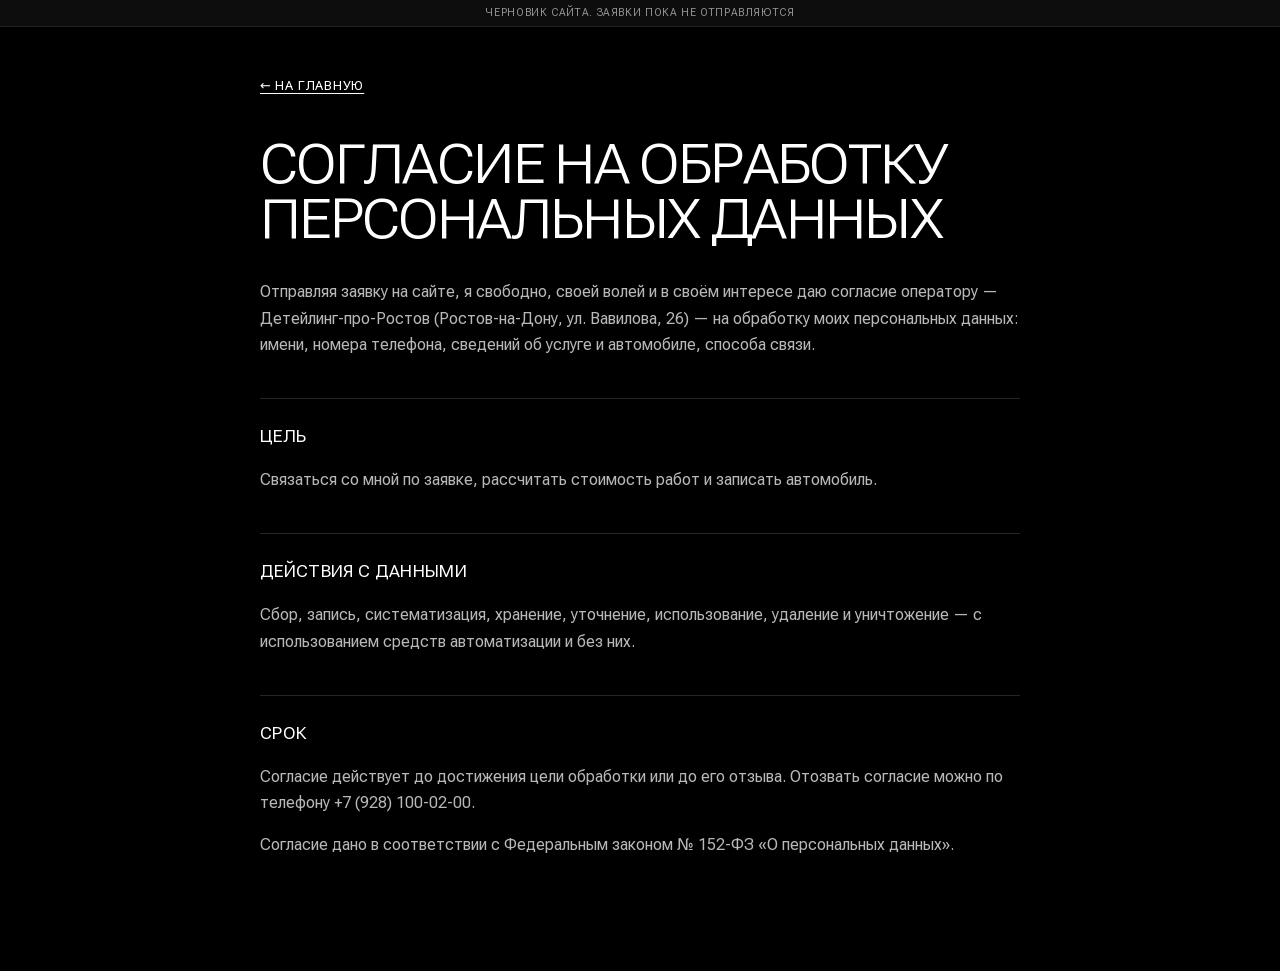
<file: consent/index.html>
<!doctype html>
<html lang="ru"><head><meta charset="utf-8"><meta name="viewport" content="width=device-width,initial-scale=1"><meta name="robots" content="noindex,nofollow">
<title>Согласие на обработку персональных данных — Детейлинг-про-Ростов</title><link rel="stylesheet" href="page.css"><link rel="icon" href="../favicon.svg"></head>
<body><div class="bar">Черновик сайта. Заявки пока не отправляются</div><main>
<a class="back" href="../">← На главную</a>
<h1>Согласие на обработку персональных данных</h1>
<p>Отправляя заявку на сайте, я свободно, своей волей и в своём интересе даю согласие оператору — Детейлинг-про-Ростов (Ростов-на-Дону, ул. Вавилова, 26) — на обработку моих персональных данных: имени, номера телефона, сведений об услуге и автомобиле, способа связи.</p>
<h2>Цель</h2><p>Связаться со мной по заявке, рассчитать стоимость работ и записать автомобиль.</p>
<h2>Действия с данными</h2><p>Сбор, запись, систематизация, хранение, уточнение, использование, удаление и уничтожение — с использованием средств автоматизации и без них.</p>
<h2>Срок</h2><p>Согласие действует до достижения цели обработки или до его отзыва. Отозвать согласие можно по телефону +7 (928) 100-02-00.</p>
<p>Согласие дано в соответствии с Федеральным законом № 152-ФЗ «О персональных данных».</p>
</main></body></html>
</file>
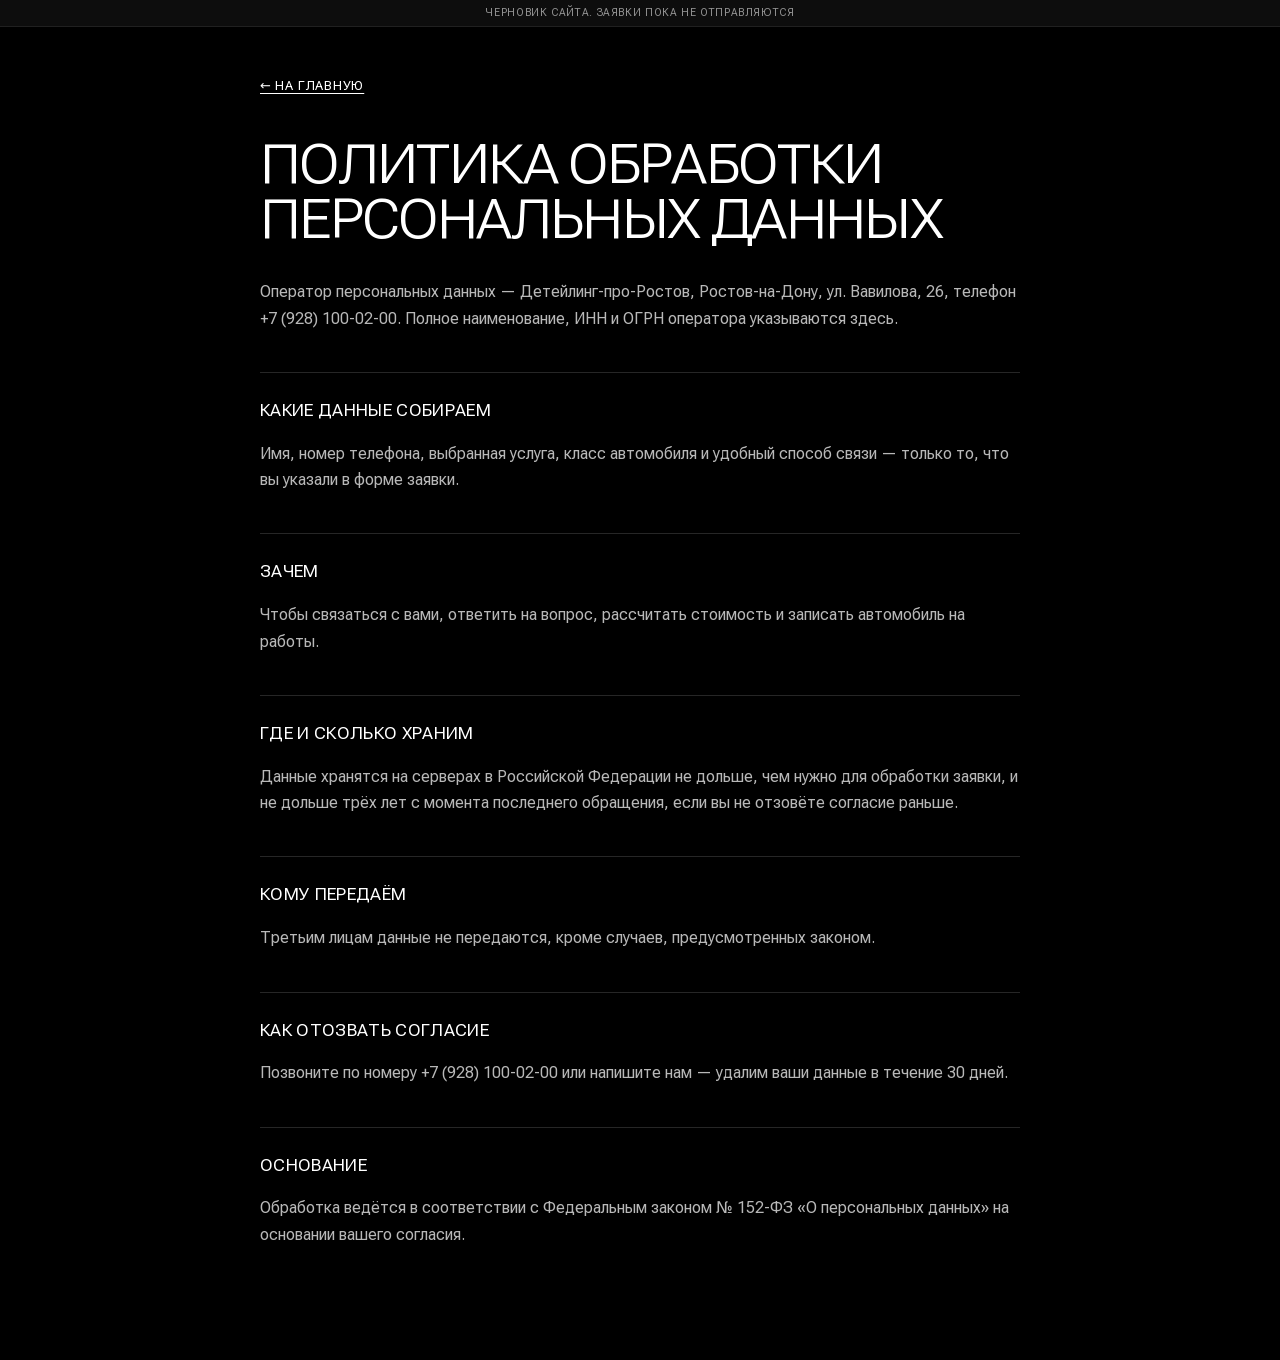
<file: privacy/index.html>
<!doctype html>
<html lang="ru"><head><meta charset="utf-8"><meta name="viewport" content="width=device-width,initial-scale=1"><meta name="robots" content="noindex,nofollow">
<title>Политика обработки персональных данных — Детейлинг-про-Ростов</title><link rel="stylesheet" href="page.css"><link rel="icon" href="../favicon.svg"></head>
<body><div class="bar">Черновик сайта. Заявки пока не отправляются</div><main>
<a class="back" href="../">← На главную</a>
<h1>Политика обработки персональных данных</h1>
<p>Оператор персональных данных — Детейлинг-про-Ростов, Ростов-на-Дону, ул. Вавилова, 26, телефон +7 (928) 100-02-00. Полное наименование, ИНН и ОГРН оператора указываются здесь.</p>
<h2>Какие данные собираем</h2><p>Имя, номер телефона, выбранная услуга, класс автомобиля и удобный способ связи — только то, что вы указали в форме заявки.</p>
<h2>Зачем</h2><p>Чтобы связаться с вами, ответить на вопрос, рассчитать стоимость и записать автомобиль на работы.</p>
<h2>Где и сколько храним</h2><p>Данные хранятся на серверах в Российской Федерации не дольше, чем нужно для обработки заявки, и не дольше трёх лет с момента последнего обращения, если вы не отзовёте согласие раньше.</p>
<h2>Кому передаём</h2><p>Третьим лицам данные не передаются, кроме случаев, предусмотренных законом.</p>
<h2>Как отозвать согласие</h2><p>Позвоните по номеру +7 (928) 100-02-00 или напишите нам — удалим ваши данные в течение 30 дней.</p>
<h2>Основание</h2><p>Обработка ведётся в соответствии с Федеральным законом № 152-ФЗ «О персональных данных» на основании вашего согласия.</p>
</main></body></html>
</file>
<file: consent/page.css>
@font-face{font-family:Flex;font-weight:100 800;font-stretch:100% 151%;font-display:swap;src:url(../fonts/roboto-flex-cyrillic.woff2) format('woff2-variations');unicode-range:U+0400-045F}
@font-face{font-family:Flex;font-weight:100 800;font-stretch:100% 151%;font-display:swap;src:url(../fonts/roboto-flex-latin.woff2) format('woff2-variations');unicode-range:U+0000-00FF,U+2013-2026,U+20BD,U+2116}
html,body{margin:0;background:#000;color:#fff}
body{font:16px/1.65 Flex,system-ui,sans-serif;padding:72px clamp(20px,4vw,56px) 96px}
main{max-width:760px;margin:0 auto}
a{color:#fff;text-underline-offset:.25em}
.bar{position:fixed;inset:0 0 auto;height:26px;display:grid;place-items:center;background:#0d0d0d;color:rgba(255,255,255,.55);font-size:10.5px;letter-spacing:.06em;text-transform:uppercase;border-bottom:1px solid rgba(255,255,255,.08)}
h1{font-weight:300;font-stretch:125%;text-transform:uppercase;letter-spacing:-.03em;line-height:1;font-size:clamp(2rem,5vw,3.4rem);margin:40px 0 32px}
h2{font-weight:400;font-stretch:115%;text-transform:uppercase;font-size:1.05rem;letter-spacing:.02em;margin:40px 0 12px;padding-top:24px;border-top:1px solid rgba(255,255,255,.15)}
p,li{color:rgba(255,255,255,.72)}
.back{font-size:13px;letter-spacing:.06em;text-transform:uppercase}
</file>
<file: privacy/page.css>
@font-face{font-family:Flex;font-weight:100 800;font-stretch:100% 151%;font-display:swap;src:url(../fonts/roboto-flex-cyrillic.woff2) format('woff2-variations');unicode-range:U+0400-045F}
@font-face{font-family:Flex;font-weight:100 800;font-stretch:100% 151%;font-display:swap;src:url(../fonts/roboto-flex-latin.woff2) format('woff2-variations');unicode-range:U+0000-00FF,U+2013-2026,U+20BD,U+2116}
html,body{margin:0;background:#000;color:#fff}
body{font:16px/1.65 Flex,system-ui,sans-serif;padding:72px clamp(20px,4vw,56px) 96px}
main{max-width:760px;margin:0 auto}
a{color:#fff;text-underline-offset:.25em}
.bar{position:fixed;inset:0 0 auto;height:26px;display:grid;place-items:center;background:#0d0d0d;color:rgba(255,255,255,.55);font-size:10.5px;letter-spacing:.06em;text-transform:uppercase;border-bottom:1px solid rgba(255,255,255,.08)}
h1{font-weight:300;font-stretch:125%;text-transform:uppercase;letter-spacing:-.03em;line-height:1;font-size:clamp(2rem,5vw,3.4rem);margin:40px 0 32px}
h2{font-weight:400;font-stretch:115%;text-transform:uppercase;font-size:1.05rem;letter-spacing:.02em;margin:40px 0 12px;padding-top:24px;border-top:1px solid rgba(255,255,255,.15)}
p,li{color:rgba(255,255,255,.72)}
.back{font-size:13px;letter-spacing:.06em;text-transform:uppercase}
</file>
